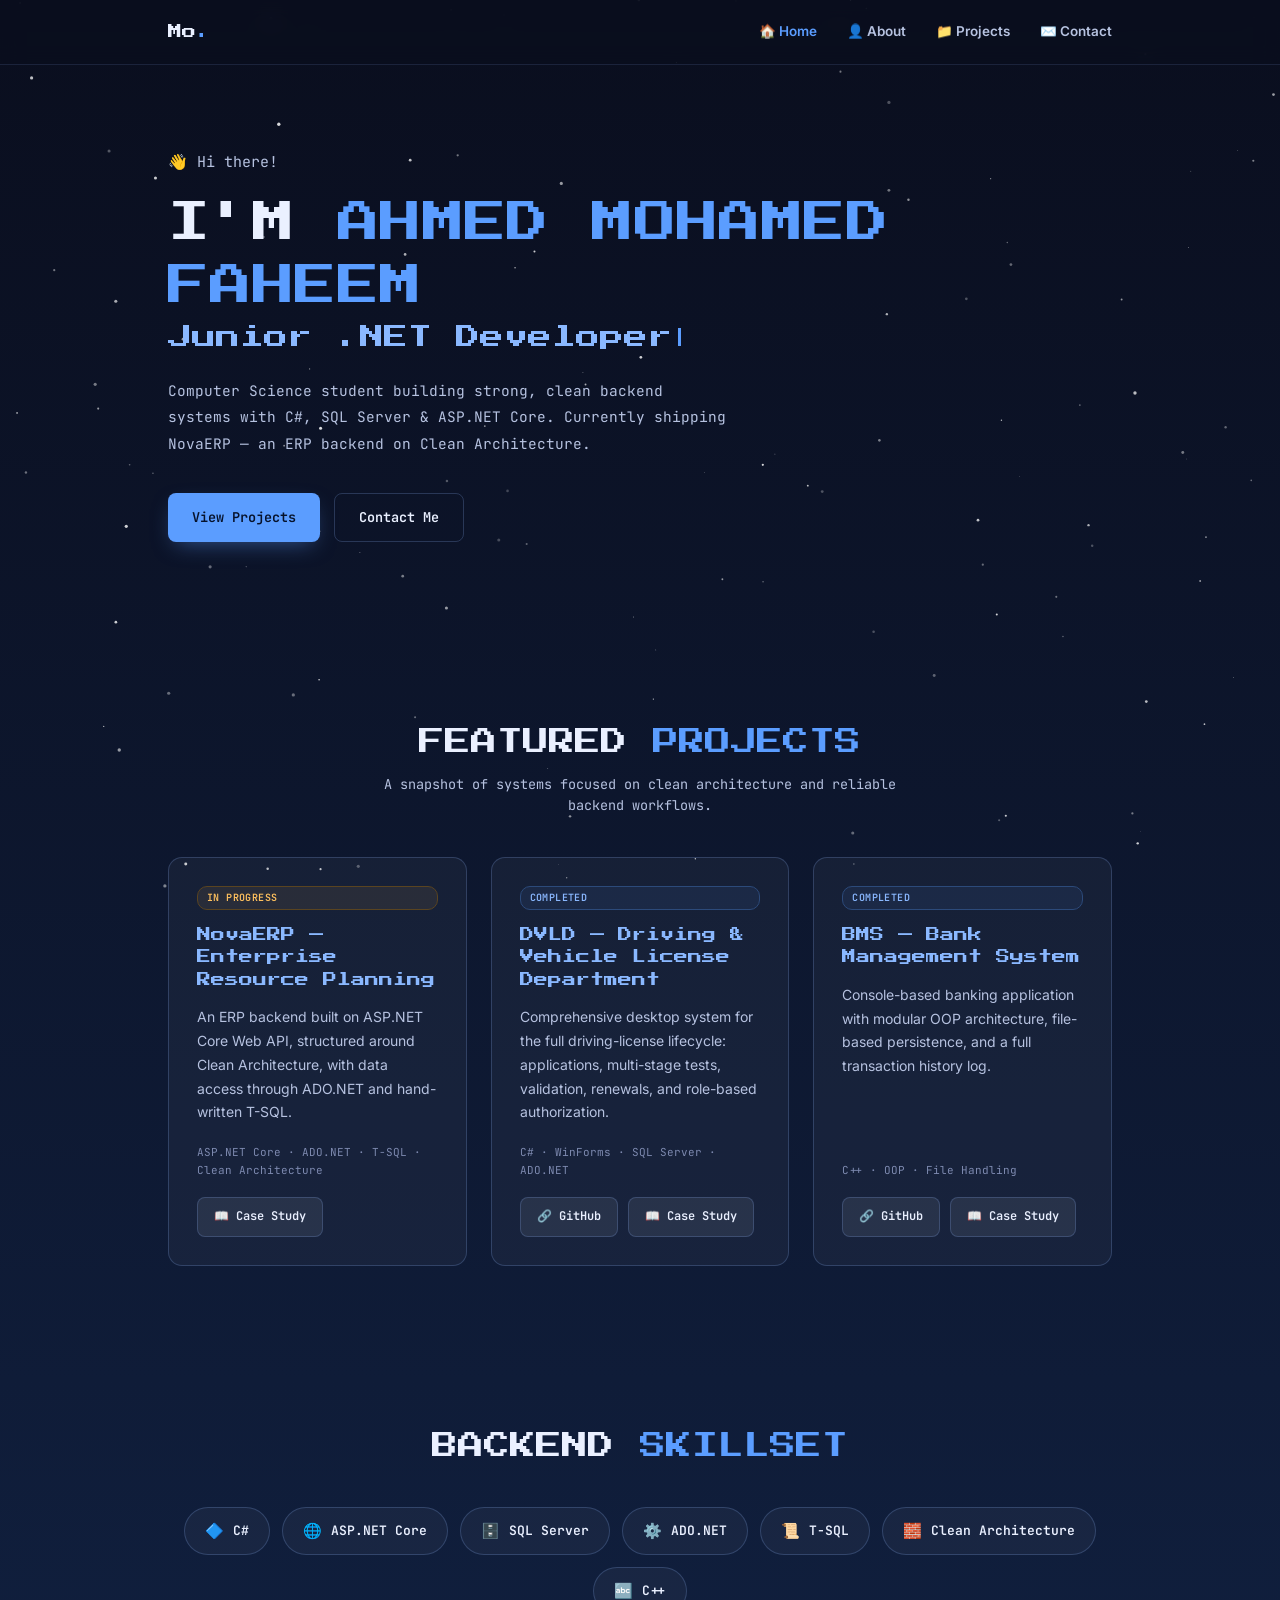
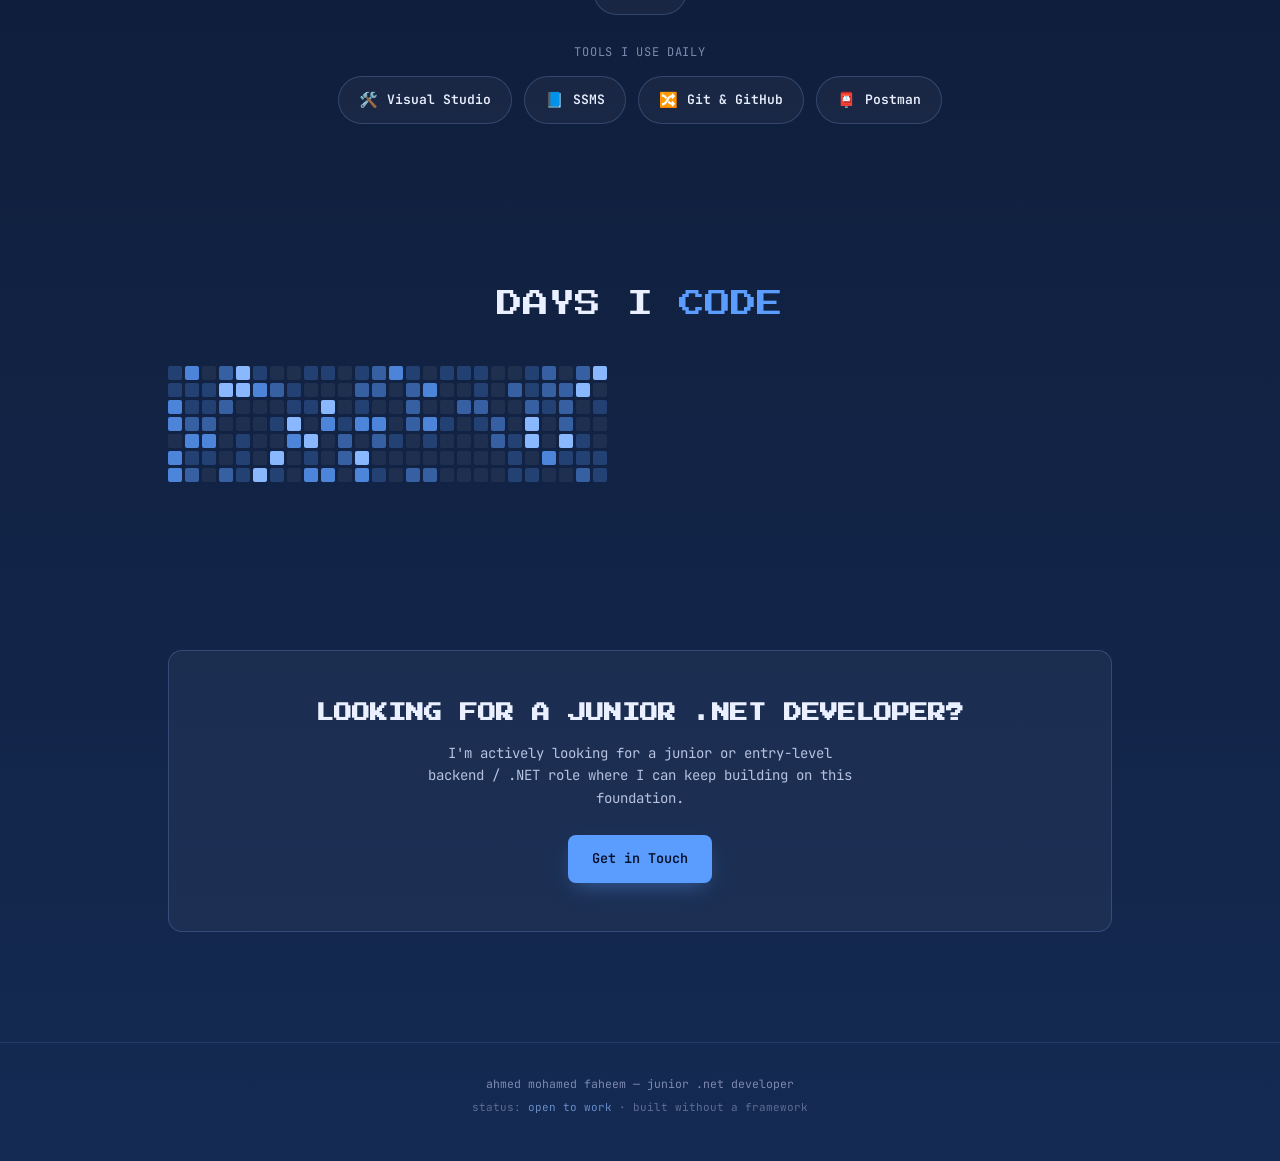
<file: index.html>
<!DOCTYPE html>
<html lang="en">
<head>
<meta charset="UTF-8">
<meta name="viewport" content="width=device-width, initial-scale=1.0">
<title>Ahmed Mohamed Faheem — .NET Developer</title>
<link rel="stylesheet" href="styles.css">
<link rel="preconnect" href="https://fonts.googleapis.com">
<link href="https://fonts.googleapis.com/css2?family=Press+Start+2P&family=JetBrains+Mono:wght@400;500;600;700&family=Inter:wght@400;500;600;700&display=swap" rel="stylesheet">
</head>
<body>

<canvas id="starfield"></canvas>

<nav class="nav">
  <div class="wrap">
    <a href="index.html" class="nav-mark">Mo<span>.</span></a>
    <div class="nav-links">
      <a href="index.html" class="active">🏠 Home</a>
      <a href="about.html">👤 About</a>
      <a href="index.html#projects">📁 Projects</a>
      <a href="contact.html">✉️ Contact</a>
    </div>
  </div>
</nav>

<header class="hero">
  <div class="wrap">
    <div class="hero-greet reveal"><span class="wave">👋</span> Hi there!</div>
    <h1 class="hero-name reveal">I'M <span class="accent-word">AHMED MOHAMED FAHEEM</span></h1>
    <div class="hero-type-row reveal">
      <span class="hero-typed" data-roles='["Junior .NET Developer","Backend Developer","C# / SQL Server"]'></span><span class="cursor"></span>
    </div>
    <p class="hero-sub reveal">Computer Science student building strong, clean backend systems with C#, SQL Server &amp; ASP.NET Core. Currently shipping NovaERP — an ERP backend on Clean Architecture.</p>
    <div class="hero-actions reveal">
      <a class="btn btn-solid" href="#projects">View Projects</a>
      <a class="btn btn-line" href="contact.html">Contact Me</a>
    </div>
  </div>
</header>

<section id="projects">
  <div class="wrap">
    <div class="section-head reveal">
      <div class="section-title">FEATURED <span class="accent-word">PROJECTS</span></div>
      <div class="section-sub">A snapshot of systems focused on clean architecture and reliable backend workflows.</div>
    </div>

    <div class="card-grid reveal">
      <article class="proj-card">
        <span class="proj-status status-progress">In Progress</span>
        <div class="proj-card-title">NovaERP — Enterprise Resource Planning</div>
        <p class="proj-card-desc">An ERP backend built on ASP.NET Core Web API, structured around Clean Architecture, with data access through ADO.NET and hand-written T-SQL.</p>
        <div class="proj-card-tags"><span>ASP.NET Core</span><span>ADO.NET</span><span>T-SQL</span><span>Clean Architecture</span></div>
        <div class="proj-card-links">
          <a class="proj-btn" href="project-novaerp.html">📖 Case Study</a>
        </div>
      </article>

      <article class="proj-card">
        <span class="proj-status status-done">Completed</span>
        <div class="proj-card-title">DVLD — Driving &amp; Vehicle License Department</div>
        <p class="proj-card-desc">Comprehensive desktop system for the full driving-license lifecycle: applications, multi-stage tests, validation, renewals, and role-based authorization.</p>
        <div class="proj-card-tags"><span>C#</span><span>WinForms</span><span>SQL Server</span><span>ADO.NET</span></div>
        <div class="proj-card-links">
          <a class="proj-btn" href="https://github.com/ahmedmfh164-hash/Driving-And-Vehicle-License-Management" target="_blank" rel="noopener">🔗 GitHub</a>
          <a class="proj-btn" href="project-dvld.html">📖 Case Study</a>
        </div>
      </article>

      <article class="proj-card">
        <span class="proj-status status-done">Completed</span>
        <div class="proj-card-title">BMS — Bank Management System</div>
        <p class="proj-card-desc">Console-based banking application with modular OOP architecture, file-based persistence, and a full transaction history log.</p>
        <div class="proj-card-tags"><span>C++</span><span>OOP</span><span>File Handling</span></div>
        <div class="proj-card-links">
          <a class="proj-btn" href="https://github.com/ahmedmfh164-hash/Bank-Management-System-oop" target="_blank" rel="noopener">🔗 GitHub</a>
          <a class="proj-btn" href="project-bms.html">📖 Case Study</a>
        </div>
      </article>
    </div>
  </div>
</section>

<section id="skills">
  <div class="wrap">
    <div class="section-head reveal">
      <div class="section-title">BACKEND <span class="accent-word">SKILLSET</span></div>
    </div>
    <div class="pill-grid reveal">
      <span class="pill"><span class="ic">🔷</span> C#</span>
      <span class="pill"><span class="ic">🌐</span> ASP.NET Core</span>
      <span class="pill"><span class="ic">🗄️</span> SQL Server</span>
      <span class="pill"><span class="ic">⚙️</span> ADO.NET</span>
      <span class="pill"><span class="ic">📜</span> T-SQL</span>
      <span class="pill"><span class="ic">🧱</span> Clean Architecture</span>
      <span class="pill"><span class="ic">🔤</span> C++</span>
    </div>
    <div class="pill-row-label reveal">Tools I use daily</div>
    <div class="pill-grid reveal">
      <span class="pill"><span class="ic">🛠️</span> Visual Studio</span>
      <span class="pill"><span class="ic">📘</span> SSMS</span>
      <span class="pill"><span class="ic">🔀</span> Git &amp; GitHub</span>
      <span class="pill"><span class="ic">📮</span> Postman</span>
    </div>
  </div>
</section>

<section>
  <div class="wrap">
    <div class="section-head reveal">
      <div class="section-title">DAYS I <span class="accent-word">CODE</span></div>
    </div>
    <div class="contrib-wrap reveal">
      <div class="contrib-grid" id="contribGrid"></div>
    </div>
  </div>
</section>

<section>
  <div class="wrap">
    <div class="cta-band reveal">
      <h2>LOOKING FOR A JUNIOR .NET DEVELOPER?</h2>
      <p>I'm actively looking for a junior or entry-level backend / .NET role where I can keep building on this foundation.</p>
      <a class="btn btn-solid" href="contact.html">Get in Touch</a>
    </div>
  </div>
</section>

<footer>
  ahmed mohamed faheem — junior .net developer
  <div class="footer-meta">status: <span>open to work</span> · built without a framework</div>
</footer>

<script src="script.js"></script>
<script>
  // Generate a GitHub-style contribution grid (decorative, representing consistent practice)
  (function(){
    const grid = document.getElementById('contribGrid');
    if(!grid) return;
    const weeks = 26;
    const days = 7;
    let html = '';
    for(let d=0; d<days; d++){
      for(let w=0; w<weeks; w++){
        const r = Math.random();
        let cls = 'contrib-cell';
        if (r > 0.93) cls += ' l4';
        else if (r > 0.8) cls += ' l3';
        else if (r > 0.6) cls += ' l2';
        else if (r > 0.35) cls += ' l1';
        html += `<div class="${cls}"></div>`;
      }
    }
    grid.innerHTML = html;
  })();
</script>
</body>
</html>
</file>
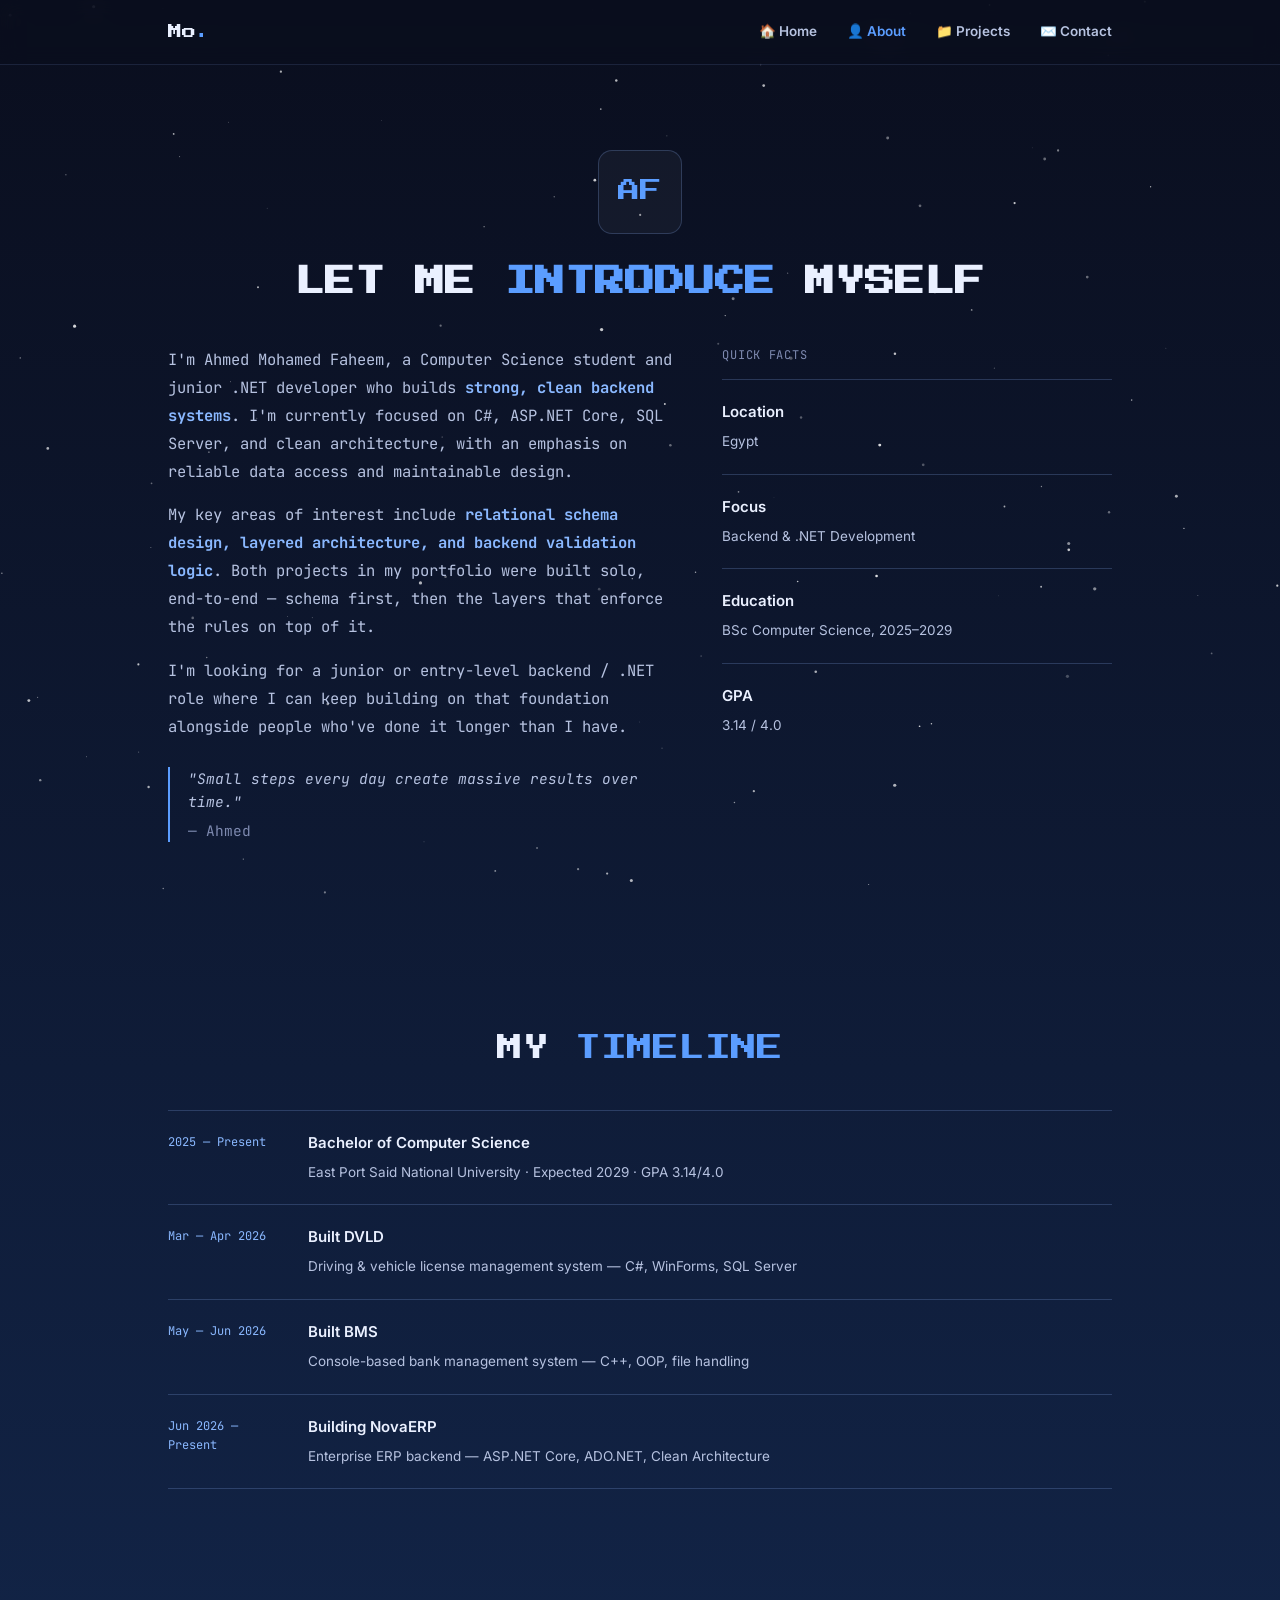
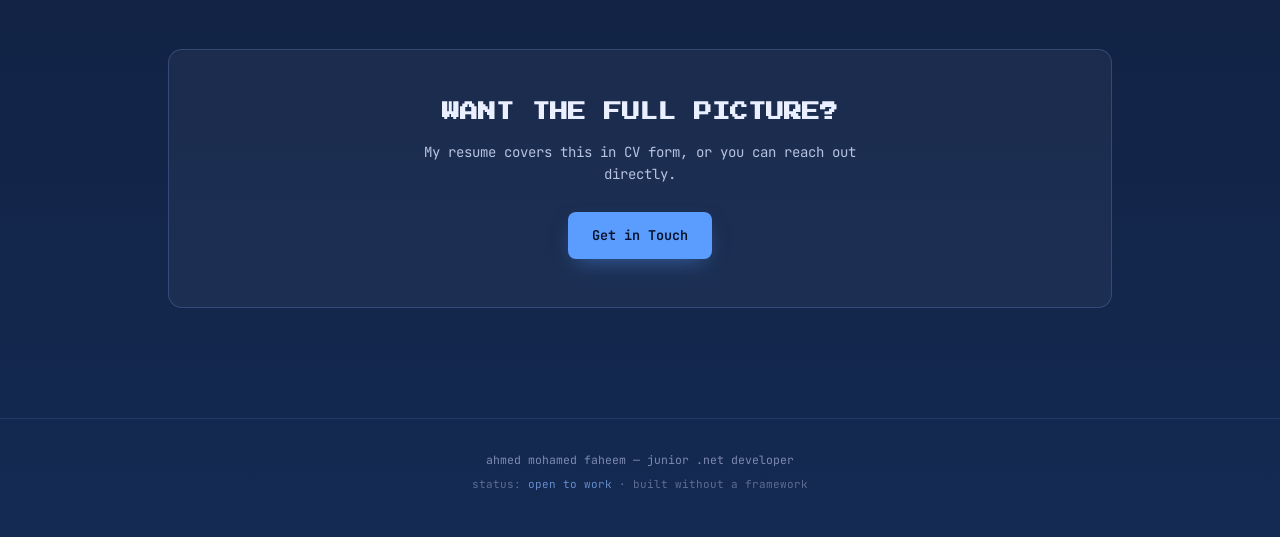
<file: about.html>
<!DOCTYPE html>
<html lang="en">
<head>
<meta charset="UTF-8">
<meta name="viewport" content="width=device-width, initial-scale=1.0">
<title>About — Ahmed Faheem</title>
<link rel="stylesheet" href="styles.css">
<link rel="preconnect" href="https://fonts.googleapis.com">
<link href="https://fonts.googleapis.com/css2?family=Press+Start+2P&family=JetBrains+Mono:wght@400;500;600;700&family=Inter:wght@400;500;600;700&display=swap" rel="stylesheet">
</head>
<body>

<canvas id="starfield"></canvas>

<nav class="nav">
  <div class="wrap">
    <a href="index.html" class="nav-mark">Mo<span>.</span></a>
    <div class="nav-links">
      <a href="index.html">🏠 Home</a>
      <a href="about.html" class="active">👤 About</a>
      <a href="index.html#projects">📁 Projects</a>
      <a href="contact.html">✉️ Contact</a>
    </div>
  </div>
</nav>

<header class="page-head">
  <div class="wrap">
    <div class="avatar-fallback reveal" style="margin:0 auto 24px;">AF</div>
    <h1 class="page-title reveal">LET ME <span class="accent-word" style="color:var(--accent);">INTRODUCE</span> MYSELF</h1>
  </div>
</header>

<section style="padding-top:24px;">
  <div class="wrap">
    <div class="about-grid reveal">
      <div class="about-text">
        <p>I'm Ahmed Mohamed Faheem, a Computer Science student and junior .NET developer who builds <b>strong, clean backend systems</b>. I'm currently focused on C#, ASP.NET Core, SQL Server, and clean architecture, with an emphasis on reliable data access and maintainable design.</p>
        <p>My key areas of interest include <b>relational schema design, layered architecture, and backend validation logic</b>. Both projects in my portfolio were built solo, end-to-end — schema first, then the layers that enforce the rules on top of it.</p>
        <p>I'm looking for a junior or entry-level backend / .NET role where I can keep building on that foundation alongside people who've done it longer than I have.</p>
        <div class="quote-block">
          "Small steps every day create massive results over time."
          <span>— Ahmed</span>
        </div>
      </div>
      <div>
        <div class="pill-row-label" style="margin-top:0; text-align:left;">Quick facts</div>
        <div class="timeline" style="border-top:1px solid var(--border);">
          <div class="timeline-item" style="grid-template-columns:1fr;">
            <div class="timeline-body"><b>Location</b><span>Egypt</span></div>
          </div>
          <div class="timeline-item" style="grid-template-columns:1fr;">
            <div class="timeline-body"><b>Focus</b><span>Backend &amp; .NET Development</span></div>
          </div>
          <div class="timeline-item" style="grid-template-columns:1fr;">
            <div class="timeline-body"><b>Education</b><span>BSc Computer Science, 2025–2029</span></div>
          </div>
          <div class="timeline-item" style="grid-template-columns:1fr; border-bottom:none;">
            <div class="timeline-body"><b>GPA</b><span>3.14 / 4.0</span></div>
          </div>
        </div>
      </div>
    </div>
  </div>
</section>

<section>
  <div class="wrap">
    <div class="section-head reveal">
      <div class="section-title">MY <span class="accent-word">TIMELINE</span></div>
    </div>
    <div class="timeline reveal">
      <div class="timeline-item">
        <div class="timeline-date">2025 — Present</div>
        <div class="timeline-body">
          <b>Bachelor of Computer Science</b>
          <span>East Port Said National University · Expected 2029 · GPA 3.14/4.0</span>
        </div>
      </div>
      <div class="timeline-item">
        <div class="timeline-date">Mar — Apr 2026</div>
        <div class="timeline-body">
          <b>Built DVLD</b>
          <span>Driving &amp; vehicle license management system — C#, WinForms, SQL Server</span>
        </div>
      </div>
      <div class="timeline-item">
        <div class="timeline-date">May — Jun 2026</div>
        <div class="timeline-body">
          <b>Built BMS</b>
          <span>Console-based bank management system — C++, OOP, file handling</span>
        </div>
      </div>
      <div class="timeline-item">
        <div class="timeline-date">Jun 2026 — Present</div>
        <div class="timeline-body">
          <b>Building NovaERP</b>
          <span>Enterprise ERP backend — ASP.NET Core, ADO.NET, Clean Architecture</span>
        </div>
      </div>
    </div>
  </div>
</section>

<section>
  <div class="wrap">
    <div class="cta-band reveal">
      <h2>WANT THE FULL PICTURE?</h2>
      <p>My resume covers this in CV form, or you can reach out directly.</p>
      <a class="btn btn-solid" href="contact.html">Get in Touch</a>
    </div>
  </div>
</section>

<footer>
  ahmed mohamed faheem — junior .net developer
  <div class="footer-meta">status: <span>open to work</span> · built without a framework</div>
</footer>

<script src="script.js"></script>
</body>
</html>
</file>
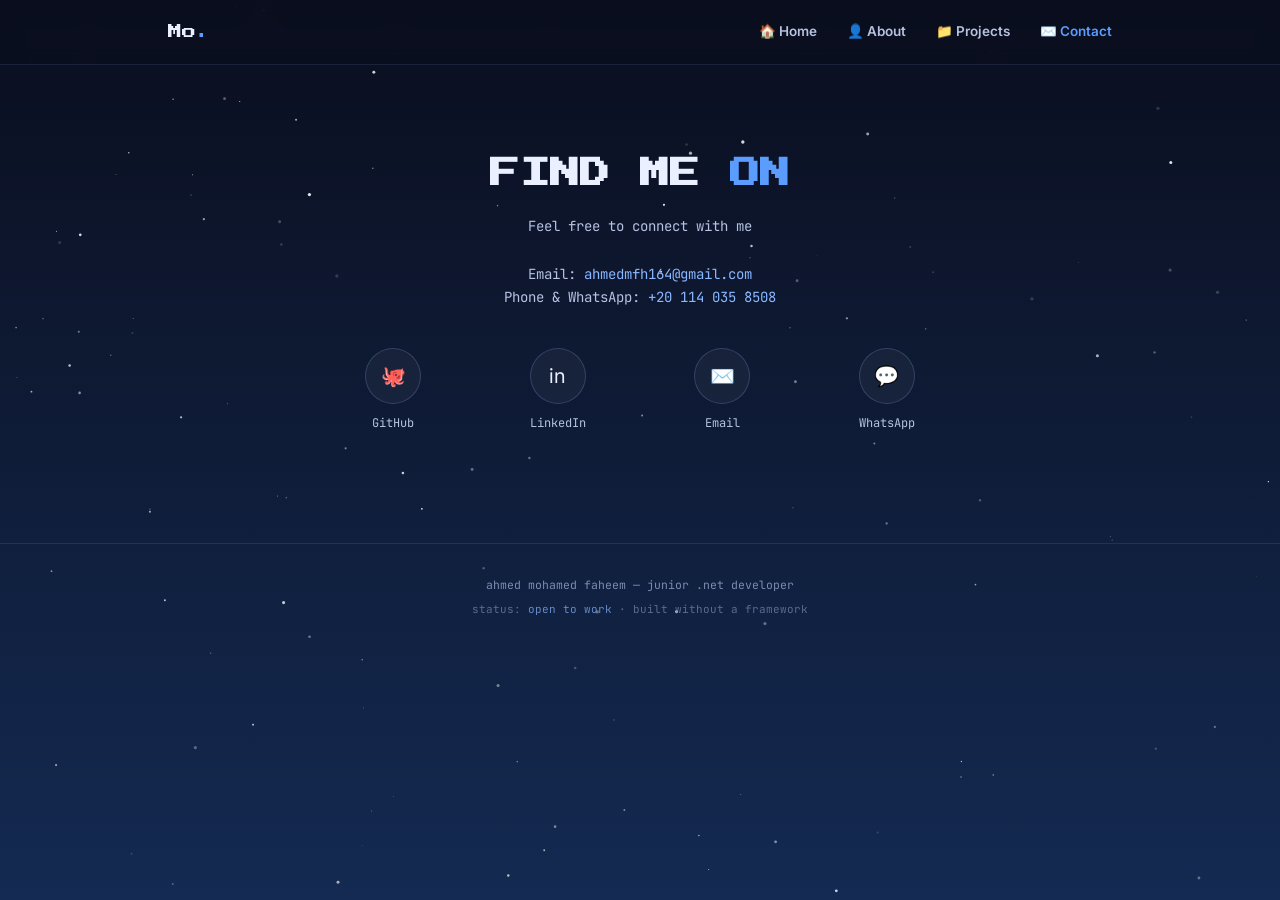
<file: contact.html>
<!DOCTYPE html>
<html lang="en">
<head>
<meta charset="UTF-8">
<meta name="viewport" content="width=device-width, initial-scale=1.0">
<title>Contact — Ahmed Faheem</title>
<link rel="stylesheet" href="styles.css">
<link rel="preconnect" href="https://fonts.googleapis.com">
<link href="https://fonts.googleapis.com/css2?family=Press+Start+2P&family=JetBrains+Mono:wght@400;500;600;700&family=Inter:wght@400;500;600;700&display=swap" rel="stylesheet">
</head>
<body>

<canvas id="starfield"></canvas>

<nav class="nav">
  <div class="wrap">
    <a href="index.html" class="nav-mark">Mo<span>.</span></a>
    <div class="nav-links">
      <a href="index.html">🏠 Home</a>
      <a href="about.html">👤 About</a>
      <a href="index.html#projects">📁 Projects</a>
      <a href="contact.html" class="active">✉️ Contact</a>
    </div>
  </div>
</nav>

<header class="page-head">
  <div class="wrap">
    <h1 class="page-title reveal">FIND ME <span class="accent-word" style="color:var(--accent);">ON</span></h1>
    <p class="page-sub reveal">Feel free to connect with me</p>
  </div>
</header>

<section style="padding-top:24px;">
  <div class="wrap-narrow">
    <div class="contact-detail reveal">
      Email: <a href="mailto:ahmedmfh164@gmail.com">ahmedmfh164@gmail.com</a><br>
      Phone &amp; WhatsApp: <a href="tel:+201140358508">+20 114 035 8508</a>
    </div>

    <div class="contact-grid reveal">
      <a class="contact-card" href="https://github.com/ahmedmfh164-hash" target="_blank" rel="noopener">
        <div class="contact-orb">🐙</div>
        <div class="contact-card-label">GitHub</div>
      </a>
      <a class="contact-card" href="http://linkedin.com/in/ahmed-mohamed-7b1642395" target="_blank" rel="noopener">
        <div class="contact-orb">in</div>
        <div class="contact-card-label">LinkedIn</div>
      </a>
      <a class="contact-card" href="mailto:ahmedmfh164@gmail.com">
        <div class="contact-orb">✉️</div>
        <div class="contact-card-label">Email</div>
      </a>
      <a class="contact-card" href="https://wa.me/201140358508" target="_blank" rel="noopener">
        <div class="contact-orb">💬</div>
        <div class="contact-card-label">WhatsApp</div>
      </a>
    </div>
  </div>
</section>

<footer>
  ahmed mohamed faheem — junior .net developer
  <div class="footer-meta">status: <span>open to work</span> · built without a framework</div>
</footer>

<script src="script.js"></script>
</body>
</html>
</file>
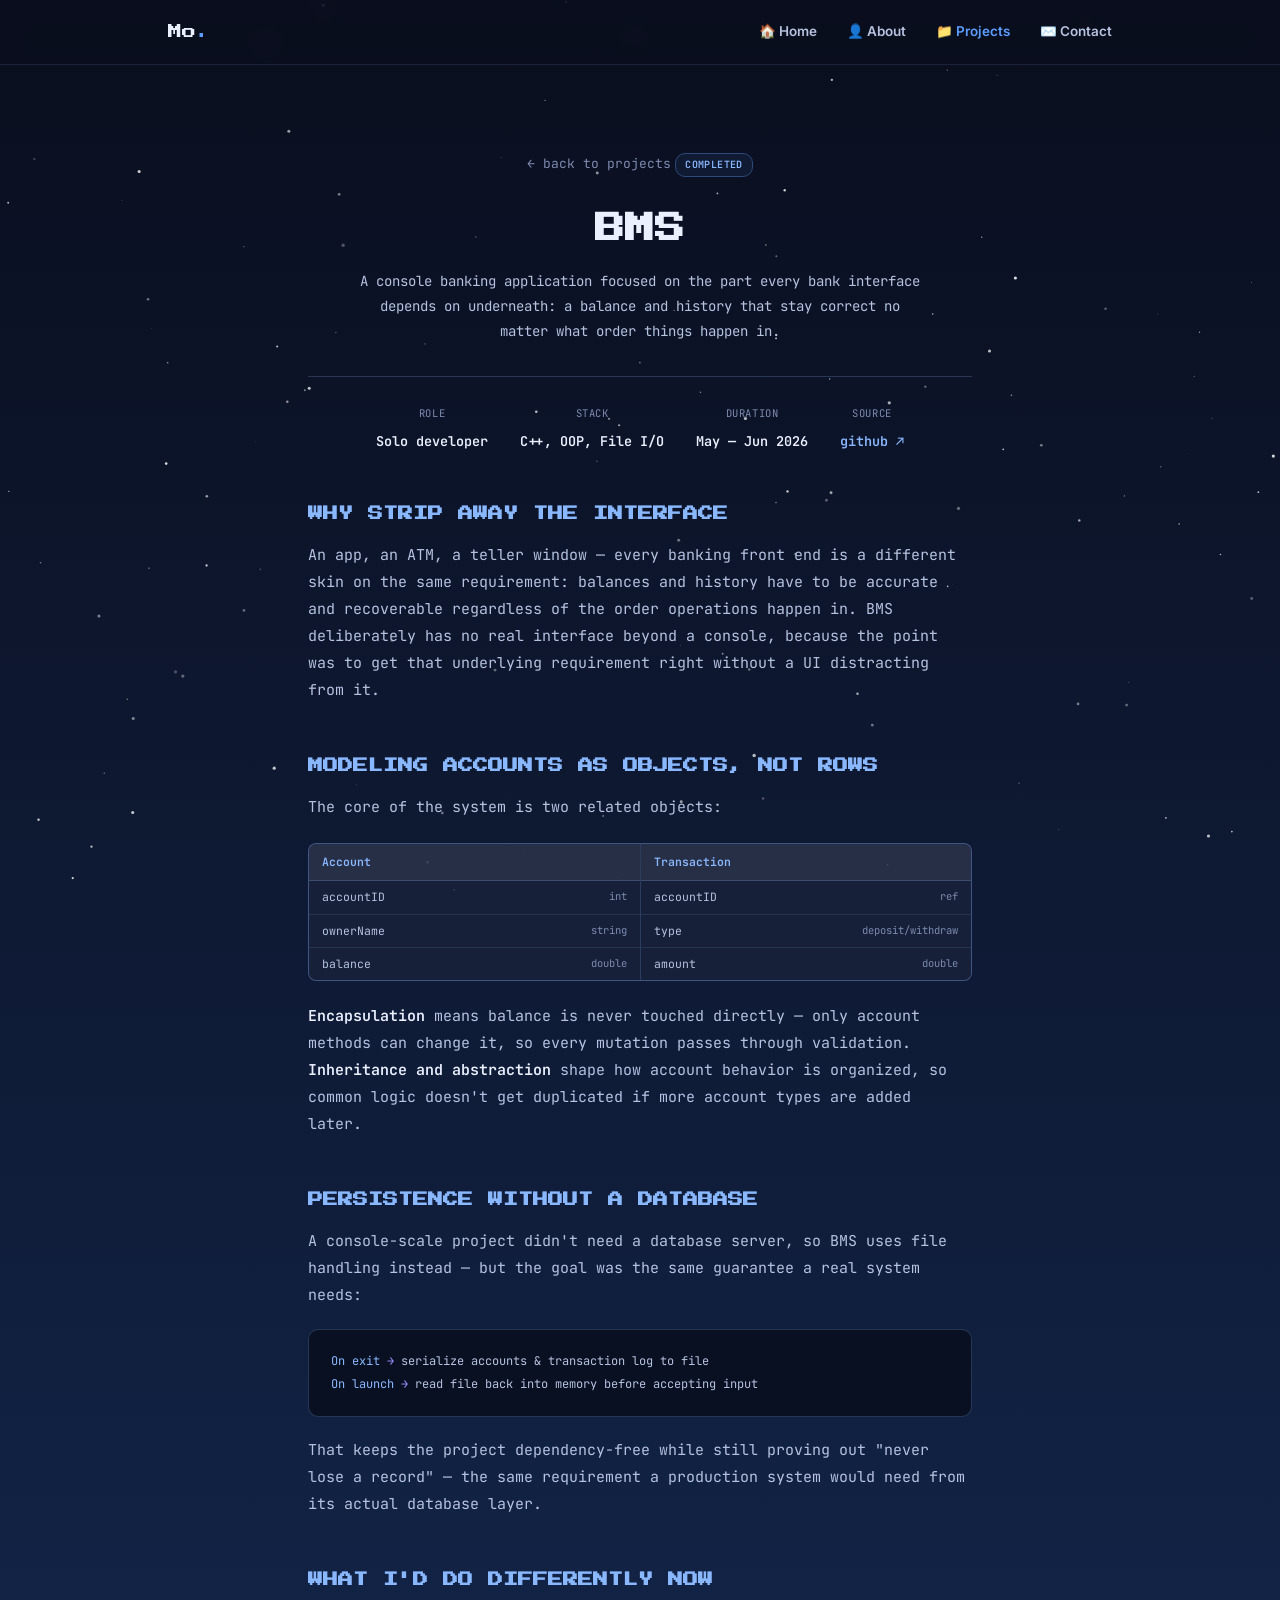
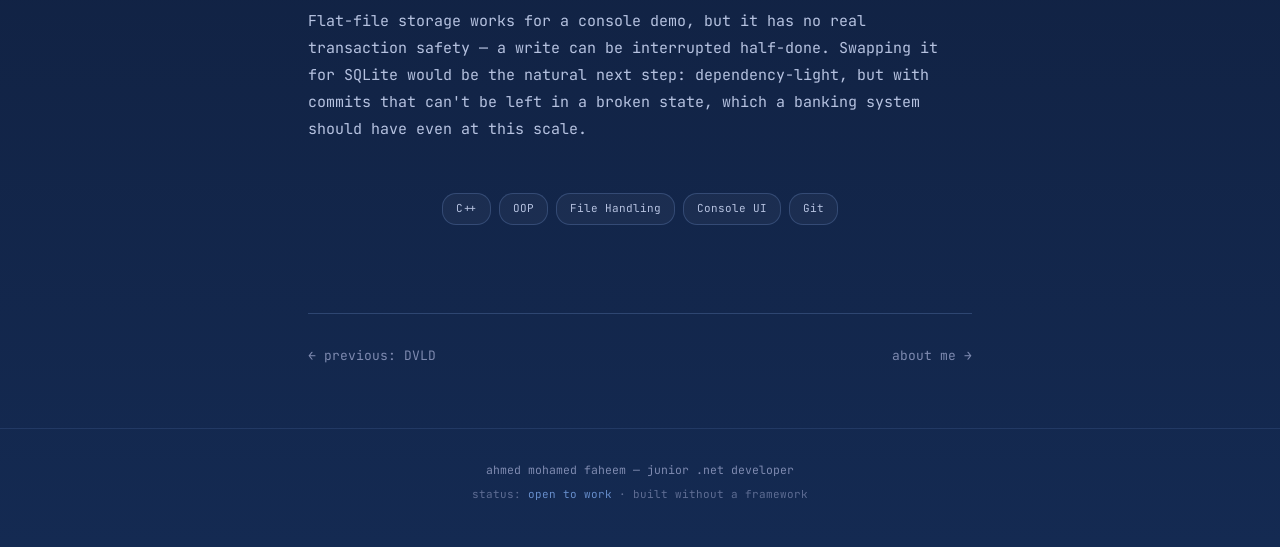
<file: project-bms.html>
<!DOCTYPE html>
<html lang="en">
<head>
<meta charset="UTF-8">
<meta name="viewport" content="width=device-width, initial-scale=1.0">
<title>BMS — Bank Management System | Ahmed Faheem</title>
<link rel="stylesheet" href="styles.css">
<link rel="preconnect" href="https://fonts.googleapis.com">
<link href="https://fonts.googleapis.com/css2?family=Press+Start+2P&family=JetBrains+Mono:wght@400;500;600;700&family=Inter:wght@400;500;600;700&display=swap" rel="stylesheet">
</head>
<body>

<canvas id="starfield"></canvas>

<nav class="nav">
  <div class="wrap">
    <a href="index.html" class="nav-mark">Mo<span>.</span></a>
    <div class="nav-links">
      <a href="index.html">🏠 Home</a>
      <a href="about.html">👤 About</a>
      <a href="index.html#projects" class="active">📁 Projects</a>
      <a href="contact.html">✉️ Contact</a>
    </div>
  </div>
</nav>

<header class="page-head">
  <div class="wrap-narrow">
    <a class="back-link reveal" href="index.html#projects">← back to projects</a>
    <span class="proj-status status-done reveal" style="display:inline-block; margin-bottom:18px;">Completed</span>
    <h1 class="page-title reveal">BMS</h1>
    <p class="page-sub reveal">A console banking application focused on the part every bank interface depends on underneath: a balance and history that stay correct no matter what order things happen in.</p>

    <div class="meta-strip reveal">
      <div class="meta-item"><span>Role</span><span>Solo developer</span></div>
      <div class="meta-item"><span>Stack</span><span>C++, OOP, File I/O</span></div>
      <div class="meta-item"><span>Duration</span><span>May — Jun 2026</span></div>
      <div class="meta-item"><span>Source</span><span><a href="https://github.com/ahmedmfh164-hash/Bank-Management-System-oop" target="_blank" rel="noopener">github ↗</a></span></div>
    </div>
  </div>
</header>

<section style="padding-top:48px;">
  <div class="wrap-narrow">

    <div class="detail-block reveal">
      <h2>WHY STRIP AWAY THE INTERFACE</h2>
      <p>An app, an ATM, a teller window — every banking front end is a different skin on the same requirement: balances and history have to be accurate and recoverable regardless of the order operations happen in. BMS deliberately has no real interface beyond a console, because the point was to get that underlying requirement right without a UI distracting from it.</p>
    </div>

    <div class="detail-block reveal">
      <h2>MODELING ACCOUNTS AS OBJECTS, NOT ROWS</h2>
      <p>The core of the system is two related objects:</p>
      <div class="schema-grid">
        <div class="schema-table">
          <div class="schema-table-head">Account</div>
          <div class="schema-table-row"><span>accountID</span><em>int</em></div>
          <div class="schema-table-row"><span>ownerName</span><em>string</em></div>
          <div class="schema-table-row"><span>balance</span><em>double</em></div>
        </div>
        <div class="schema-table">
          <div class="schema-table-head">Transaction</div>
          <div class="schema-table-row"><span>accountID</span><em>ref</em></div>
          <div class="schema-table-row"><span>type</span><em>deposit/withdraw</em></div>
          <div class="schema-table-row"><span>amount</span><em>double</em></div>
        </div>
      </div>
      <p><b>Encapsulation</b> means balance is never touched directly — only account methods can change it, so every mutation passes through validation. <b>Inheritance and abstraction</b> shape how account behavior is organized, so common logic doesn't get duplicated if more account types are added later.</p>
    </div>

    <div class="detail-block reveal">
      <h2>PERSISTENCE WITHOUT A DATABASE</h2>
      <p>A console-scale project didn't need a database server, so BMS uses file handling instead — but the goal was the same guarantee a real system needs:</p>
      <div class="code-block">
<span class="c1">On exit</span>   <span class="c2">→</span> serialize accounts &amp; transaction log to file<br>
<span class="c1">On launch</span> <span class="c2">→</span> read file back into memory before accepting input
      </div>
      <p>That keeps the project dependency-free while still proving out "never lose a record" — the same requirement a production system would need from its actual database layer.</p>
    </div>

    <div class="detail-block reveal">
      <h2>WHAT I'D DO DIFFERENTLY NOW</h2>
      <p>Flat-file storage works for a console demo, but it has no real transaction safety — a write can be interrupted half-done. Swapping it for SQLite would be the natural next step: dependency-light, but with commits that can't be left in a broken state, which a banking system should have even at this scale.</p>
    </div>

    <div class="tag-row reveal" style="margin-bottom:8px;">
      <span class="tag">C++</span>
      <span class="tag">OOP</span>
      <span class="tag">File Handling</span>
      <span class="tag">Console UI</span>
      <span class="tag">Git</span>
    </div>

  </div>
</section>

<div class="wrap-narrow">
  <div class="detail-nav">
    <a href="project-dvld.html">← previous: DVLD</a>
    <a href="about.html">about me →</a>
  </div>
</div>

<footer>
  ahmed mohamed faheem — junior .net developer
  <div class="footer-meta">status: <span>open to work</span> · built without a framework</div>
</footer>

<script src="script.js"></script>
</body>
</html>
</file>
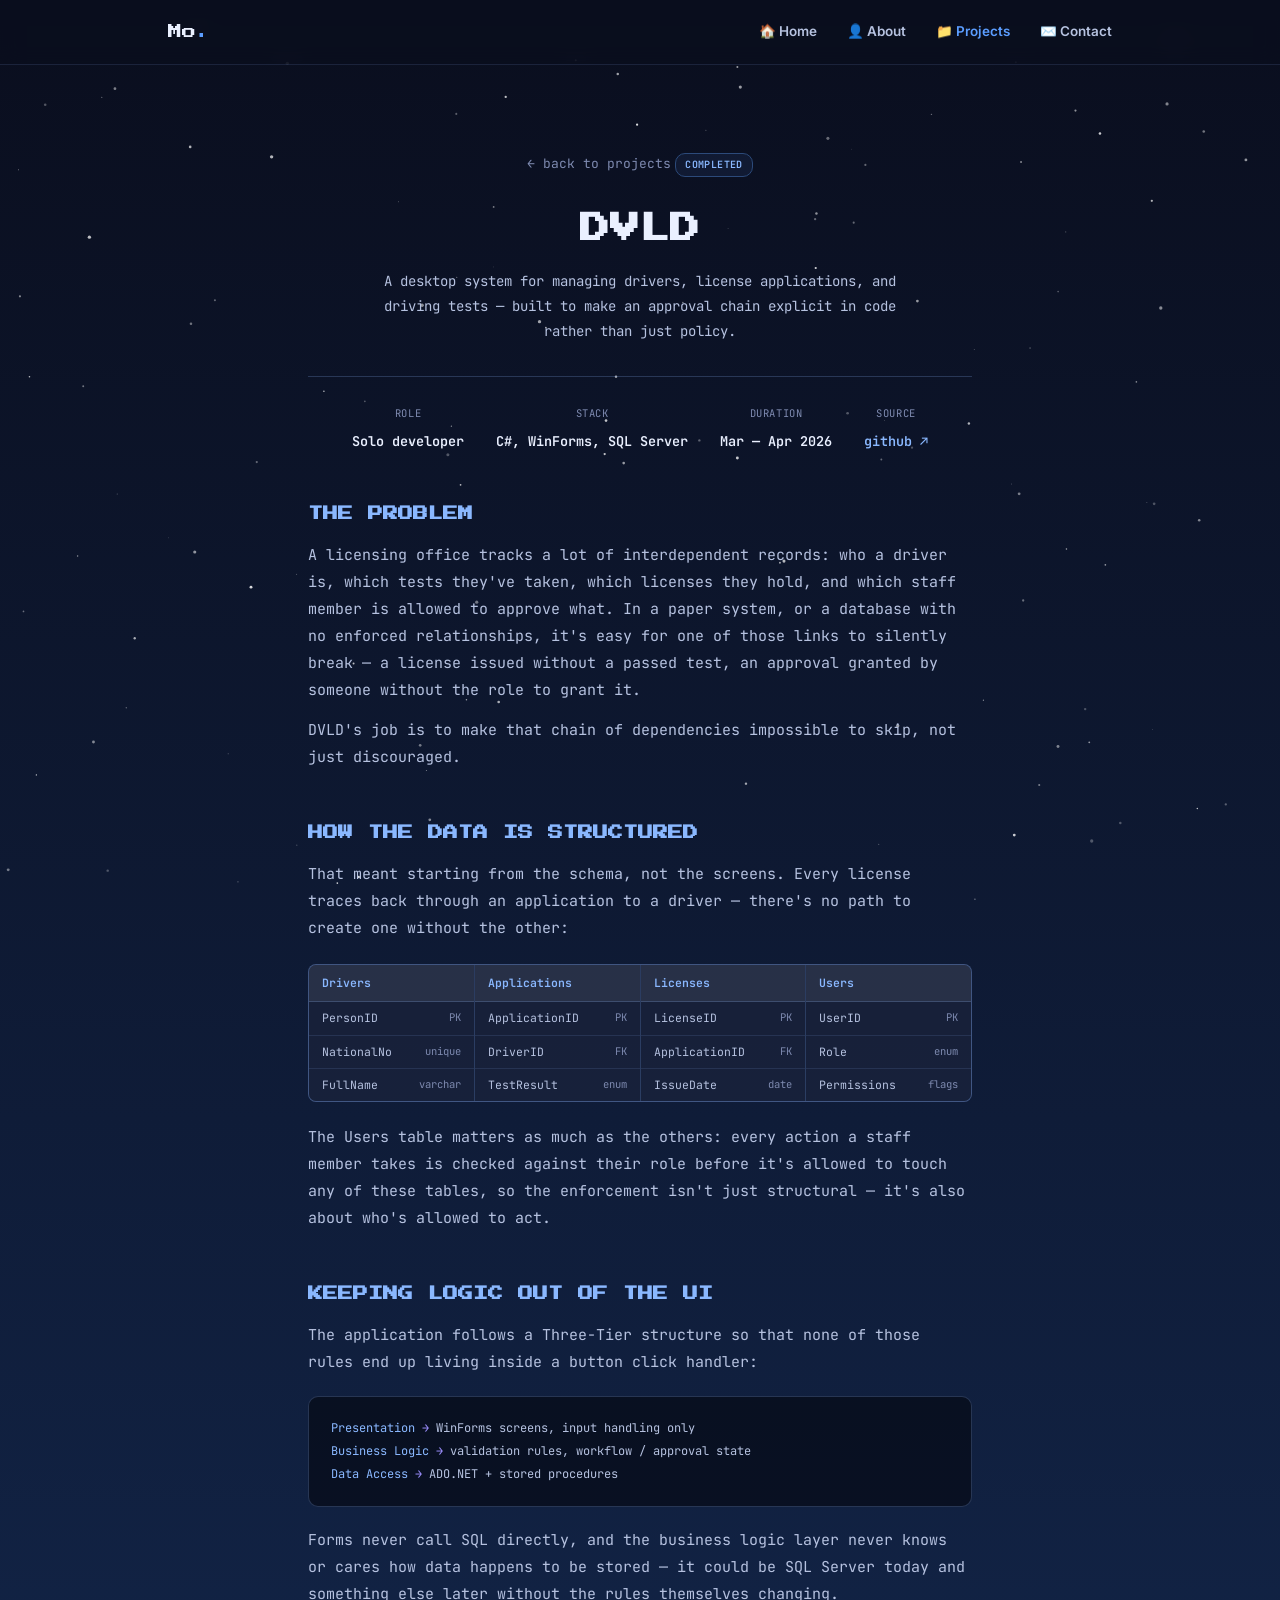
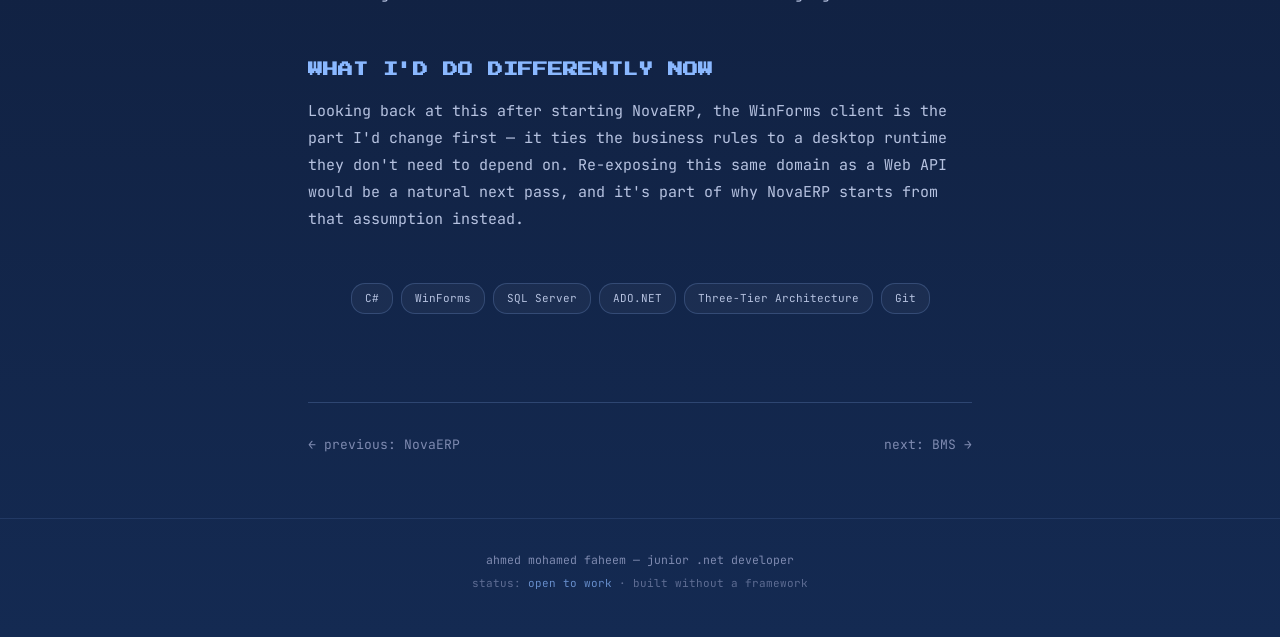
<file: project-dvld.html>
<!DOCTYPE html>
<html lang="en">
<head>
<meta charset="UTF-8">
<meta name="viewport" content="width=device-width, initial-scale=1.0">
<title>DVLD — Driving &amp; Vehicle License Management System | Ahmed Faheem</title>
<link rel="stylesheet" href="styles.css">
<link rel="preconnect" href="https://fonts.googleapis.com">
<link href="https://fonts.googleapis.com/css2?family=Press+Start+2P&family=JetBrains+Mono:wght@400;500;600;700&family=Inter:wght@400;500;600;700&display=swap" rel="stylesheet">
</head>
<body>

<canvas id="starfield"></canvas>

<nav class="nav">
  <div class="wrap">
    <a href="index.html" class="nav-mark">Mo<span>.</span></a>
    <div class="nav-links">
      <a href="index.html">🏠 Home</a>
      <a href="about.html">👤 About</a>
      <a href="index.html#projects" class="active">📁 Projects</a>
      <a href="contact.html">✉️ Contact</a>
    </div>
  </div>
</nav>

<header class="page-head">
  <div class="wrap-narrow">
    <a class="back-link reveal" href="index.html#projects">← back to projects</a>
    <span class="proj-status status-done reveal" style="display:inline-block; margin-bottom:18px;">Completed</span>
    <h1 class="page-title reveal">DVLD</h1>
    <p class="page-sub reveal">A desktop system for managing drivers, license applications, and driving tests — built to make an approval chain explicit in code rather than just policy.</p>

    <div class="meta-strip reveal">
      <div class="meta-item"><span>Role</span><span>Solo developer</span></div>
      <div class="meta-item"><span>Stack</span><span>C#, WinForms, SQL Server</span></div>
      <div class="meta-item"><span>Duration</span><span>Mar — Apr 2026</span></div>
      <div class="meta-item"><span>Source</span><span><a href="https://github.com/ahmedmfh164-hash/Driving-And-Vehicle-License-Management" target="_blank" rel="noopener">github ↗</a></span></div>
    </div>
  </div>
</header>

<section style="padding-top:48px;">
  <div class="wrap-narrow">

    <div class="detail-block reveal">
      <h2>THE PROBLEM</h2>
      <p>A licensing office tracks a lot of interdependent records: who a driver is, which tests they've taken, which licenses they hold, and which staff member is allowed to approve what. In a paper system, or a database with no enforced relationships, it's easy for one of those links to silently break — a license issued without a passed test, an approval granted by someone without the role to grant it.</p>
      <p>DVLD's job is to make that chain of dependencies impossible to skip, not just discouraged.</p>
    </div>

    <div class="detail-block reveal">
      <h2>HOW THE DATA IS STRUCTURED</h2>
      <p>That meant starting from the schema, not the screens. Every license traces back through an application to a driver — there's no path to create one without the other:</p>
      <div class="schema-grid">
        <div class="schema-table">
          <div class="schema-table-head">Drivers</div>
          <div class="schema-table-row"><span>PersonID</span><em>PK</em></div>
          <div class="schema-table-row"><span>NationalNo</span><em>unique</em></div>
          <div class="schema-table-row"><span>FullName</span><em>varchar</em></div>
        </div>
        <div class="schema-table">
          <div class="schema-table-head">Applications</div>
          <div class="schema-table-row"><span>ApplicationID</span><em>PK</em></div>
          <div class="schema-table-row"><span>DriverID</span><em>FK</em></div>
          <div class="schema-table-row"><span>TestResult</span><em>enum</em></div>
        </div>
        <div class="schema-table">
          <div class="schema-table-head">Licenses</div>
          <div class="schema-table-row"><span>LicenseID</span><em>PK</em></div>
          <div class="schema-table-row"><span>ApplicationID</span><em>FK</em></div>
          <div class="schema-table-row"><span>IssueDate</span><em>date</em></div>
        </div>
        <div class="schema-table">
          <div class="schema-table-head">Users</div>
          <div class="schema-table-row"><span>UserID</span><em>PK</em></div>
          <div class="schema-table-row"><span>Role</span><em>enum</em></div>
          <div class="schema-table-row"><span>Permissions</span><em>flags</em></div>
        </div>
      </div>
      <p>The Users table matters as much as the others: every action a staff member takes is checked against their role before it's allowed to touch any of these tables, so the enforcement isn't just structural — it's also about who's allowed to act.</p>
    </div>

    <div class="detail-block reveal">
      <h2>KEEPING LOGIC OUT OF THE UI</h2>
      <p>The application follows a Three-Tier structure so that none of those rules end up living inside a button click handler:</p>
      <div class="code-block">
<span class="c1">Presentation</span>     <span class="c2">→</span> WinForms screens, input handling only<br>
<span class="c1">Business Logic</span>  <span class="c2">→</span> validation rules, workflow / approval state<br>
<span class="c1">Data Access</span>     <span class="c2">→</span> ADO.NET + stored procedures
      </div>
      <p>Forms never call SQL directly, and the business logic layer never knows or cares how data happens to be stored — it could be SQL Server today and something else later without the rules themselves changing.</p>
    </div>

    <div class="detail-block reveal">
      <h2>WHAT I'D DO DIFFERENTLY NOW</h2>
      <p>Looking back at this after starting NovaERP, the WinForms client is the part I'd change first — it ties the business rules to a desktop runtime they don't need to depend on. Re-exposing this same domain as a Web API would be a natural next pass, and it's part of why NovaERP starts from that assumption instead.</p>
    </div>

    <div class="tag-row reveal" style="margin-bottom:8px;">
      <span class="tag">C#</span>
      <span class="tag">WinForms</span>
      <span class="tag">SQL Server</span>
      <span class="tag">ADO.NET</span>
      <span class="tag">Three-Tier Architecture</span>
      <span class="tag">Git</span>
    </div>

  </div>
</section>

<div class="wrap-narrow">
  <div class="detail-nav">
    <a href="project-novaerp.html">← previous: NovaERP</a>
    <a href="project-bms.html">next: BMS →</a>
  </div>
</div>

<footer>
  ahmed mohamed faheem — junior .net developer
  <div class="footer-meta">status: <span>open to work</span> · built without a framework</div>
</footer>

<script src="script.js"></script>
</body>
</html>
</file>
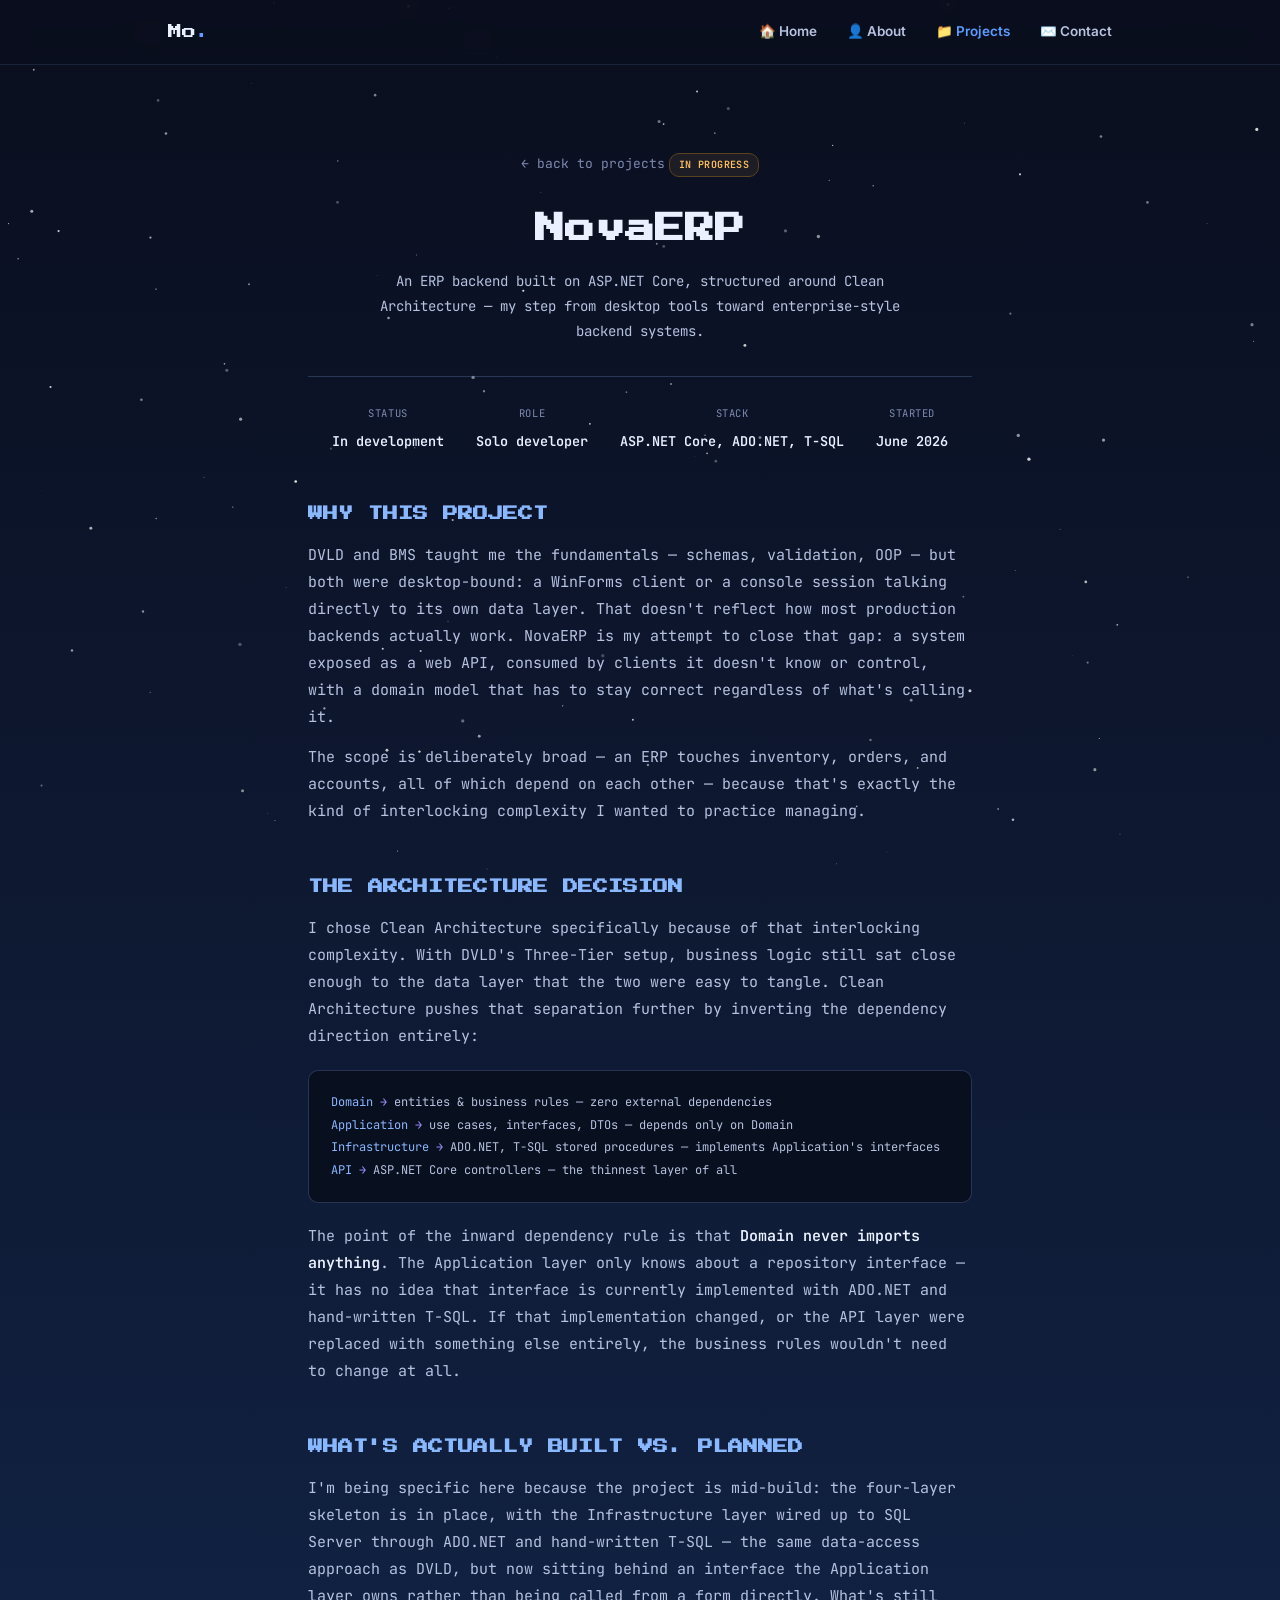
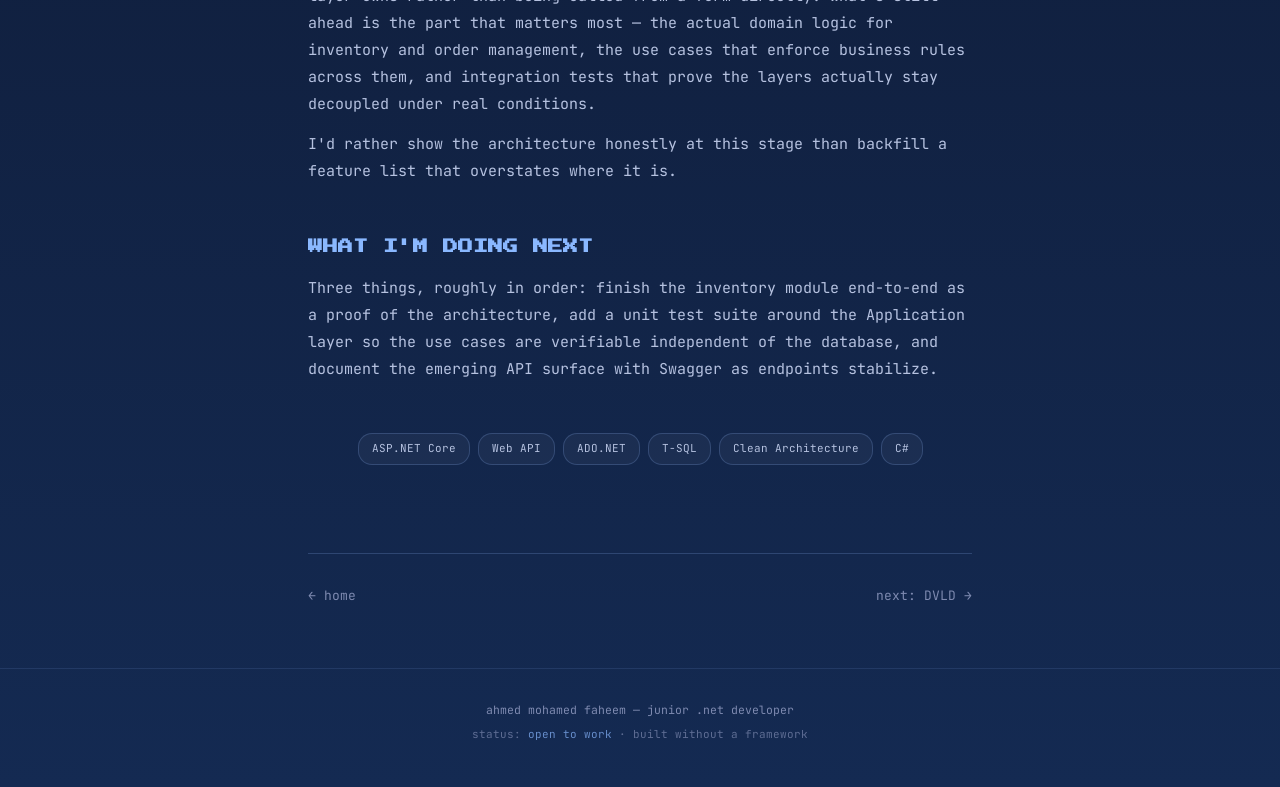
<file: project-novaerp.html>
<!DOCTYPE html>
<html lang="en">
<head>
<meta charset="UTF-8">
<meta name="viewport" content="width=device-width, initial-scale=1.0">
<title>NovaERP — Enterprise Resource Planning System | Ahmed Faheem</title>
<link rel="stylesheet" href="styles.css">
<link rel="preconnect" href="https://fonts.googleapis.com">
<link href="https://fonts.googleapis.com/css2?family=Press+Start+2P&family=JetBrains+Mono:wght@400;500;600;700&family=Inter:wght@400;500;600;700&display=swap" rel="stylesheet">
</head>
<body>

<canvas id="starfield"></canvas>

<nav class="nav">
  <div class="wrap">
    <a href="index.html" class="nav-mark">Mo<span>.</span></a>
    <div class="nav-links">
      <a href="index.html">🏠 Home</a>
      <a href="about.html">👤 About</a>
      <a href="index.html#projects" class="active">📁 Projects</a>
      <a href="contact.html">✉️ Contact</a>
    </div>
  </div>
</nav>

<header class="page-head">
  <div class="wrap-narrow">
    <a class="back-link reveal" href="index.html#projects">← back to projects</a>
    <span class="proj-status status-progress reveal" style="display:inline-block; margin-bottom:18px;">In Progress</span>
    <h1 class="page-title reveal">NovaERP</h1>
    <p class="page-sub reveal">An ERP backend built on ASP.NET Core, structured around Clean Architecture — my step from desktop tools toward enterprise-style backend systems.</p>

    <div class="meta-strip reveal">
      <div class="meta-item"><span>Status</span><span>In development</span></div>
      <div class="meta-item"><span>Role</span><span>Solo developer</span></div>
      <div class="meta-item"><span>Stack</span><span>ASP.NET Core, ADO.NET, T-SQL</span></div>
      <div class="meta-item"><span>Started</span><span>June 2026</span></div>
    </div>
  </div>
</header>

<section style="padding-top:48px;">
  <div class="wrap-narrow">

    <div class="detail-block reveal">
      <h2>WHY THIS PROJECT</h2>
      <p>DVLD and BMS taught me the fundamentals — schemas, validation, OOP — but both were desktop-bound: a WinForms client or a console session talking directly to its own data layer. That doesn't reflect how most production backends actually work. NovaERP is my attempt to close that gap: a system exposed as a web API, consumed by clients it doesn't know or control, with a domain model that has to stay correct regardless of what's calling it.</p>
      <p>The scope is deliberately broad — an ERP touches inventory, orders, and accounts, all of which depend on each other — because that's exactly the kind of interlocking complexity I wanted to practice managing.</p>
    </div>

    <div class="detail-block reveal">
      <h2>THE ARCHITECTURE DECISION</h2>
      <p>I chose Clean Architecture specifically because of that interlocking complexity. With DVLD's Three-Tier setup, business logic still sat close enough to the data layer that the two were easy to tangle. Clean Architecture pushes that separation further by inverting the dependency direction entirely:</p>
      <div class="code-block">
<span class="c1">Domain</span>          <span class="c2">→</span> entities &amp; business rules — zero external dependencies<br>
<span class="c1">Application</span>      <span class="c2">→</span> use cases, interfaces, DTOs — depends only on Domain<br>
<span class="c1">Infrastructure</span>   <span class="c2">→</span> ADO.NET, T-SQL stored procedures — implements Application's interfaces<br>
<span class="c1">API</span>              <span class="c2">→</span> ASP.NET Core controllers — the thinnest layer of all
      </div>
      <p>The point of the inward dependency rule is that <b>Domain never imports anything</b>. The Application layer only knows about a repository interface — it has no idea that interface is currently implemented with ADO.NET and hand-written T-SQL. If that implementation changed, or the API layer were replaced with something else entirely, the business rules wouldn't need to change at all.</p>
    </div>

    <div class="detail-block reveal">
      <h2>WHAT'S ACTUALLY BUILT VS. PLANNED</h2>
      <p>I'm being specific here because the project is mid-build: the four-layer skeleton is in place, with the Infrastructure layer wired up to SQL Server through ADO.NET and hand-written T-SQL — the same data-access approach as DVLD, but now sitting behind an interface the Application layer owns rather than being called from a form directly. What's still ahead is the part that matters most — the actual domain logic for inventory and order management, the use cases that enforce business rules across them, and integration tests that prove the layers actually stay decoupled under real conditions.</p>
      <p>I'd rather show the architecture honestly at this stage than backfill a feature list that overstates where it is.</p>
    </div>

    <div class="detail-block reveal">
      <h2>WHAT I'M DOING NEXT</h2>
      <p>Three things, roughly in order: finish the inventory module end-to-end as a proof of the architecture, add a unit test suite around the Application layer so the use cases are verifiable independent of the database, and document the emerging API surface with Swagger as endpoints stabilize.</p>
    </div>

    <div class="tag-row reveal" style="margin-bottom:8px;">
      <span class="tag">ASP.NET Core</span>
      <span class="tag">Web API</span>
      <span class="tag">ADO.NET</span>
      <span class="tag">T-SQL</span>
      <span class="tag">Clean Architecture</span>
      <span class="tag">C#</span>
    </div>

  </div>
</section>

<div class="wrap-narrow">
  <div class="detail-nav">
    <a href="index.html">← home</a>
    <a href="project-dvld.html">next: DVLD →</a>
  </div>
</div>

<footer>
  ahmed mohamed faheem — junior .net developer
  <div class="footer-meta">status: <span>open to work</span> · built without a framework</div>
</footer>

<script src="script.js"></script>
</body>
</html>
</file>
<file: styles.css>
:root{
  --bg-top:#0A0E1E;
  --bg-bottom:#142A52;
  --surface:rgba(255,255,255,0.04);
  --surface-2:rgba(255,255,255,0.07);
  --border:rgba(120,150,210,0.28);
  --border-soft:rgba(120,150,210,0.16);
  --text:#EAF0FF;
  --text-soft:#B6C2E0;
  --muted:#7E8AB0;
  --accent:#5B9DFF;
  --accent-2:#8AB8FF;
  --accent-dim:#3D6FCC;
  --pixel:'Press Start 2P', monospace;
  --mono:'JetBrains Mono','SF Mono','Courier New',monospace;
  --sans:'Inter',-apple-system,'Segoe UI',sans-serif;
}

*{margin:0;padding:0;box-sizing:border-box;}
html{scroll-behavior:smooth;}
body{
  background:linear-gradient(180deg, var(--bg-top) 0%, var(--bg-bottom) 100%);
  color:var(--text);
  font-family:var(--sans);
  line-height:1.6;
  font-size:16px;
  -webkit-font-smoothing:antialiased;
  position:relative;
  min-height:100vh;
}
a{color:inherit;text-decoration:none;}
::selection{background:rgba(91,157,255,0.3); color:#fff;}
a:focus-visible, button:focus-visible{ outline:2px solid var(--accent); outline-offset:3px; border-radius:2px; }
@media (prefers-reduced-motion: reduce){ *{animation-duration:0.01ms !important; transition-duration:0.01ms !important;} }
img{max-width:100%;display:block;}

#starfield{
  position:fixed; inset:0; z-index:0; pointer-events:none;
}

.wrap{max-width:1000px; margin:0 auto; padding:0 28px; position:relative; z-index:1;}
.wrap-narrow{max-width:720px; margin:0 auto; padding:0 28px; position:relative; z-index:1;}

/* ---------- NAV ---------- */
.nav{
  position:fixed; top:0; left:0; right:0; z-index:50;
  background:rgba(10,14,30,0.72);
  backdrop-filter:blur(10px);
  border-bottom:1px solid var(--border-soft);
  transition:border-color .25s;
}
.nav.scrolled{ border-bottom-color:var(--border); }
.nav .wrap{ display:flex; align-items:center; justify-content:space-between; height:64px; gap:12px; max-width:1000px; }
.nav-mark{ font-family:var(--pixel); font-size:14px; color:var(--text); flex-shrink:0; }
.nav-mark span{ color:var(--accent); }
.nav-links{ display:flex; gap:30px; font-size:13.5px; font-weight:600; overflow-x:auto; -ms-overflow-style:none; scrollbar-width:none; }
.nav-links::-webkit-scrollbar{ display:none; }
.nav-links a{ color:var(--text-soft); transition:color .15s; white-space:nowrap; flex-shrink:0; display:flex; align-items:center; gap:6px; }
.nav-links a:hover{color:var(--text);}
.nav-links a.active{ color:var(--accent); }
@media (max-width:480px){
  .nav .wrap{ padding:0 18px; }
  .nav-mark{ font-size:11px; }
  .nav-links{ gap:18px; font-size:12.5px; mask-image:linear-gradient(to right, black 88%, transparent 100%); }
}

/* ---------- HERO ---------- */
.hero{ padding:150px 0 100px; position:relative; }
.hero-greet{
  font-family:var(--mono); font-size:15px; color:var(--text-soft); margin-bottom:18px;
  display:flex; align-items:center; gap:10px;
}
.wave{ display:inline-block; animation:wave 2.2s ease-in-out infinite; transform-origin:70% 70%; }
@keyframes wave{ 0%,100%{transform:rotate(0deg);} 15%{transform:rotate(14deg);} 30%{transform:rotate(-8deg);} 45%{transform:rotate(14deg);} 60%{transform:rotate(0deg);} }

.hero-name{
  font-family:var(--pixel); font-weight:400; letter-spacing:0.01em;
  font-size:clamp(22px,4.2vw,42px); line-height:1.5; color:var(--text);
}
.hero-name .accent-word{ color:var(--accent); }
.hero-type-row{ display:flex; align-items:center; gap:2px; min-height:1.6em; }
.hero-typed{ font-family:var(--pixel); font-size:clamp(16px,2.6vw,24px); color:var(--accent-2); }
.cursor{
  display:inline-block; width:3px; height:1.1em; background:var(--accent);
  margin-left:4px; animation:blink 1s step-end infinite;
}
@keyframes blink{ 50%{ opacity:0; } }

.hero-sub{ font-family:var(--mono); font-size:14.5px; color:var(--text-soft); margin-top:22px; max-width:560px; line-height:1.8; }
.hero-actions{ display:flex; gap:14px; margin-top:36px; flex-wrap:wrap; }

.avatar-fallback{
  width:84px; height:84px; border-radius:14px; margin-bottom:24px;
  background:var(--surface); border:1px solid var(--border);
  display:flex; align-items:center; justify-content:center;
  font-family:var(--pixel); font-size:22px; color:var(--accent);
}

/* ---------- BUTTONS ---------- */
.btn{
  font-family:var(--mono); font-size:13.5px; font-weight:600; padding:13px 24px; border-radius:8px;
  transition:transform .15s, box-shadow .15s, background .15s, border-color .15s, color .15s;
  display:inline-flex; align-items:center; gap:8px; cursor:pointer;
}
.btn:active{ transform:scale(0.96); }
.btn-solid{ background:var(--accent); color:#06122B; box-shadow:0 8px 22px -8px rgba(91,157,255,0.5); }
.btn-solid:hover{ background:var(--accent-2); transform:translateY(-2px); }
.btn-line{ border:1px solid var(--border); color:var(--text); }
.btn-line:hover{ border-color:var(--accent); color:var(--accent); transform:translateY(-2px); }

/* ---------- SECTION SHELL ---------- */
section{padding:80px 0; position:relative;}
.section-head{ margin-bottom:40px; text-align:center; }
.section-title{
  font-family:var(--pixel); font-size:clamp(18px,2.6vw,26px); color:var(--text);
  margin-bottom:10px;
}
.section-title .accent-word{ color:var(--accent); }
.section-sub{ font-family:var(--mono); font-size:13.5px; color:var(--text-soft); max-width:560px; margin:0 auto; }

/* ---------- PROJECT CARDS ---------- */
.card-grid{ display:grid; grid-template-columns:repeat(3, 1fr); gap:24px; }
@media (max-width:900px){ .card-grid{ grid-template-columns:1fr; } }
.proj-card{
  background:var(--surface); border:1px solid var(--border); border-radius:14px;
  padding:28px; transition:transform .2s, box-shadow .2s, border-color .2s;
  display:flex; flex-direction:column;
}
.proj-card:hover{ transform:translateY(-4px); border-color:var(--accent); box-shadow:0 16px 36px -16px rgba(91,157,255,0.3); }
.proj-card-title{ font-family:var(--pixel); font-size:14px; color:var(--accent-2); margin-bottom:14px; line-height:1.6; }
.proj-status{
  display:inline-block; font-family:var(--mono); font-size:10px; font-weight:600; padding:3px 9px; border-radius:10px;
  text-transform:uppercase; letter-spacing:0.04em; border:1px solid; margin-bottom:14px;
}
.status-progress{ color:#FFC15E; border-color:#5A4420; background:rgba(255,193,94,0.08); }
.status-done{ color:var(--accent-2); border-color:#2C4A7A; background:rgba(91,157,255,0.08); }
.proj-card-desc{ color:var(--text-soft); font-size:14px; line-height:1.7; margin-bottom:20px; flex:1; }
.proj-card-tags{ font-family:var(--mono); font-size:11px; color:var(--muted); margin-bottom:18px; }
.proj-card-tags span:not(:last-child)::after{ content:' · '; }
.proj-card-links{ display:flex; gap:10px; flex-wrap:wrap; }
.proj-btn{
  display:inline-flex; align-items:center; gap:6px; font-family:var(--mono); font-size:12px; font-weight:600;
  padding:9px 16px; border-radius:8px; background:var(--surface-2); border:1px solid var(--border); color:var(--text);
  transition:border-color .15s, color .15s, transform .15s;
}
.proj-btn:hover{ border-color:var(--accent); color:var(--accent-2); transform:translateY(-2px); }

/* ---------- SKILL PILLS ---------- */
.pill-row-label{ font-family:var(--mono); font-size:12px; color:var(--muted); text-transform:uppercase; letter-spacing:0.06em; margin:28px 0 14px; text-align:center; }
.pill-grid{ display:flex; flex-wrap:wrap; gap:12px; justify-content:center; }
.pill{
  display:inline-flex; align-items:center; gap:9px;
  background:var(--surface); border:1px solid var(--border); color:var(--text);
  font-family:var(--mono); font-size:13px; font-weight:600;
  padding:11px 20px; border-radius:24px;
  transition:transform .15s, border-color .15s, background .15s;
}
.pill:hover{ transform:translateY(-2px); border-color:var(--accent); background:var(--surface-2); }
.pill .ic{ font-size:15px; }

/* ---------- CONTRIBUTION GRID ---------- */
.contrib-wrap{ overflow-x:auto; padding-bottom:8px; }
.contrib-grid{ display:grid; grid-template-columns:repeat(26, 14px); grid-auto-rows:14px; gap:3px; min-width:600px; }
.contrib-cell{ width:14px; height:14px; border-radius:2px; background:rgba(255,255,255,0.06); }
.contrib-cell.l1{ background:rgba(91,157,255,0.25); }
.contrib-cell.l2{ background:rgba(91,157,255,0.5); }
.contrib-cell.l3{ background:rgba(91,157,255,0.8); }
.contrib-cell.l4{ background:var(--accent-2); }
.contrib-months{ font-family:var(--mono); font-size:10.5px; color:var(--muted); display:grid; grid-template-columns:repeat(26, 14px); gap:3px; min-width:600px; margin-bottom:8px; }

/* ---------- ABOUT PAGE ---------- */
.about-grid{ display:grid; grid-template-columns:1.3fr 1fr; gap:48px; align-items:start; }
@media (max-width:760px){ .about-grid{grid-template-columns:1fr;} }
.about-text p{ color:var(--text-soft); font-size:15.5px; margin-bottom:16px; max-width:540px; font-family:var(--mono); line-height:1.8; }
.about-text b{ color:var(--accent-2); }
.quote-block{
  border-left:2px solid var(--accent); padding-left:18px; margin:26px 0;
  font-family:var(--mono); font-style:italic; color:var(--text-soft); font-size:14.5px;
}
.quote-block span{ display:block; margin-top:6px; color:var(--muted); font-style:normal; }

.timeline{ border-top:1px solid var(--border); }
.timeline-item{ display:grid; grid-template-columns:120px 1fr; gap:20px; padding:20px 0; border-bottom:1px solid var(--border); }
.timeline-date{ font-family:var(--mono); font-size:12px; color:var(--accent-2); padding-top:2px; }
.timeline-body b{ display:block; color:var(--text); margin-bottom:4px; font-size:15px; font-weight:600; }
.timeline-body span{ color:var(--text-soft); font-size:13.5px; }

/* ---------- CONTACT PAGE ---------- */
.contact-grid{ display:grid; grid-template-columns:repeat(4, 1fr); gap:18px; max-width:640px; margin:0 auto; }
@media (max-width:640px){ .contact-grid{ grid-template-columns:repeat(2,1fr); } }
.contact-orb{
  width:56px; height:56px; border-radius:50%; background:var(--surface); border:1px solid var(--border);
  display:flex; align-items:center; justify-content:center; font-size:20px; color:var(--text);
  margin:0 auto 10px; transition:transform .2s, border-color .2s, background .2s;
}
.contact-card{ text-align:center; }
.contact-card:hover .contact-orb{ transform:translateY(-4px) scale(1.06); border-color:var(--accent); background:var(--surface-2); color:var(--accent-2); }
.contact-card-label{ font-family:var(--mono); font-size:12px; color:var(--text-soft); }
.contact-card:hover .contact-card-label{ color:var(--accent-2); }

.contact-detail{ text-align:center; font-family:var(--mono); font-size:14px; color:var(--text-soft); margin-bottom:40px; }
.contact-detail a{ color:var(--accent-2); }
.contact-detail a:hover{ text-decoration:underline; }

footer{
  padding:32px 0 44px; text-align:center; font-family:var(--mono); font-size:11.5px;
  color:var(--muted); border-top:1px solid var(--border-soft); margin-top:30px; position:relative; z-index:1;
}
footer .footer-meta{ margin-top:6px; color:var(--muted); font-size:11px; opacity:0.7; }
footer .footer-meta span{ color:var(--accent-2); }

.cta-band{ border:1px solid var(--border); border-radius:14px; padding:48px 40px; text-align:center; background:var(--surface); }
.cta-band h2{ font-family:var(--pixel); font-size:18px; margin-bottom:14px; color:var(--text); }
.cta-band p{ color:var(--text-soft); max-width:440px; margin:0 auto 26px; font-size:14px; font-family:var(--mono); }

/* ---------- DETAIL / PAGE HEAD ---------- */
.page-head{ padding:150px 0 0; text-align:center; }
.back-link{
  font-family:var(--mono); font-size:13px; color:var(--muted);
  display:inline-flex; align-items:center; gap:6px; margin-bottom:30px;
  transition:color .15s;
}
.back-link:hover{color:var(--accent-2);}
.page-title{ font-family:var(--pixel); font-size:clamp(20px,3.6vw,30px); color:var(--text); margin-bottom:16px; line-height:1.6; }
.page-sub{ color:var(--text-soft); font-family:var(--mono); font-size:14px; max-width:560px; margin:0 auto; line-height:1.8; }

.meta-strip{
  display:flex; gap:32px; flex-wrap:wrap; justify-content:center; padding:28px 0 0; margin-top:32px;
  border-top:1px solid var(--border);
}
.meta-item{ text-align:center; }
.meta-item span:first-child{ display:block; font-family:var(--mono); font-size:10.5px; color:var(--muted); text-transform:uppercase; letter-spacing:0.05em; margin-bottom:6px; }
.meta-item span:last-child{ font-size:13.5px; color:var(--text); font-weight:600; font-family:var(--mono); }
.meta-item a{ color:var(--accent-2); }
.meta-item a:hover{ text-decoration:underline; }

.detail-block{ margin-bottom:50px; }
.detail-block h2{ font-family:var(--pixel); font-size:15px; margin-bottom:16px; color:var(--accent-2); }
.detail-block p{ color:var(--text-soft); font-size:15px; margin-bottom:13px; max-width:660px; font-family:var(--mono); line-height:1.8; }
.detail-block p b{ color:var(--text); font-weight:600; }

.schema-grid{ display:grid; grid-template-columns:repeat(auto-fit, minmax(160px,1fr)); gap:1px; margin:22px 0; border:1px solid var(--border); background:var(--border); border-radius:8px; overflow:hidden; }
.schema-table{ background:rgba(10,14,30,0.6); font-family:var(--mono); font-size:11.5px; }
.schema-table-head{ padding:9px 13px; font-weight:600; color:var(--accent-2); border-bottom:1px solid var(--border); background:var(--surface-2); }
.schema-table-row{ padding:7px 13px; border-bottom:1px solid var(--border-soft); color:var(--text-soft); display:flex; justify-content:space-between; gap:8px; }
.schema-table-row:last-child{ border-bottom:none; }
.schema-table-row em{ color:var(--muted); font-style:normal; font-size:10.5px; }

.code-block{
  background:rgba(6,10,22,0.7); border:1px solid var(--border); color:var(--text-soft); padding:20px 22px; border-radius:10px;
  font-family:var(--mono); font-size:12px; line-height:1.9; margin:20px 0; overflow-x:auto;
}
.code-block .c1{color:var(--accent-2);}
.code-block .c2{color:#9D8FFF;}

.feature-list{ list-style:none; border-top:1px solid var(--border); }
.feature-list li{ padding:18px 0; border-bottom:1px solid var(--border); color:var(--text-soft); font-size:14.5px; max-width:660px; font-family:var(--mono); line-height:1.8; }
.feature-list b{ color:var(--text); }

.tag-row{ display:flex; flex-wrap:wrap; gap:8px; justify-content:center; }
.tag{
  font-family:var(--mono); font-size:11px; padding:6px 13px;
  background:var(--surface); border:1px solid var(--border); color:var(--text-soft); border-radius:14px;
}

.detail-nav{
  display:flex; justify-content:space-between; padding:32px 0; border-top:1px solid var(--border);
  font-family:var(--mono); font-size:13px;
}
.detail-nav a{ color:var(--muted); transition:color .15s; }
.detail-nav a:hover{ color:var(--accent-2); }

/* reveal on scroll */
.reveal{ opacity:0; transform:translateY(12px); transition:opacity .5s ease, transform .5s ease; }
.reveal.is-visible{ opacity:1; transform:translateY(0); }

/* back to top */
.back-to-top{
  position:fixed; bottom:24px; right:24px; z-index:60;
  width:44px; height:44px; border-radius:50%;
  background:var(--surface); border:1px solid var(--border); color:var(--text);
  display:flex; align-items:center; justify-content:center; font-family:var(--mono); font-size:16px;
  opacity:0; transform:translateY(8px); pointer-events:none;
  transition:opacity .2s, transform .2s, border-color .2s, color .2s;
}
.back-to-top.visible{ opacity:1; transform:translateY(0); pointer-events:auto; }
.back-to-top:hover{ border-color:var(--accent); color:var(--accent-2); }
</file>
